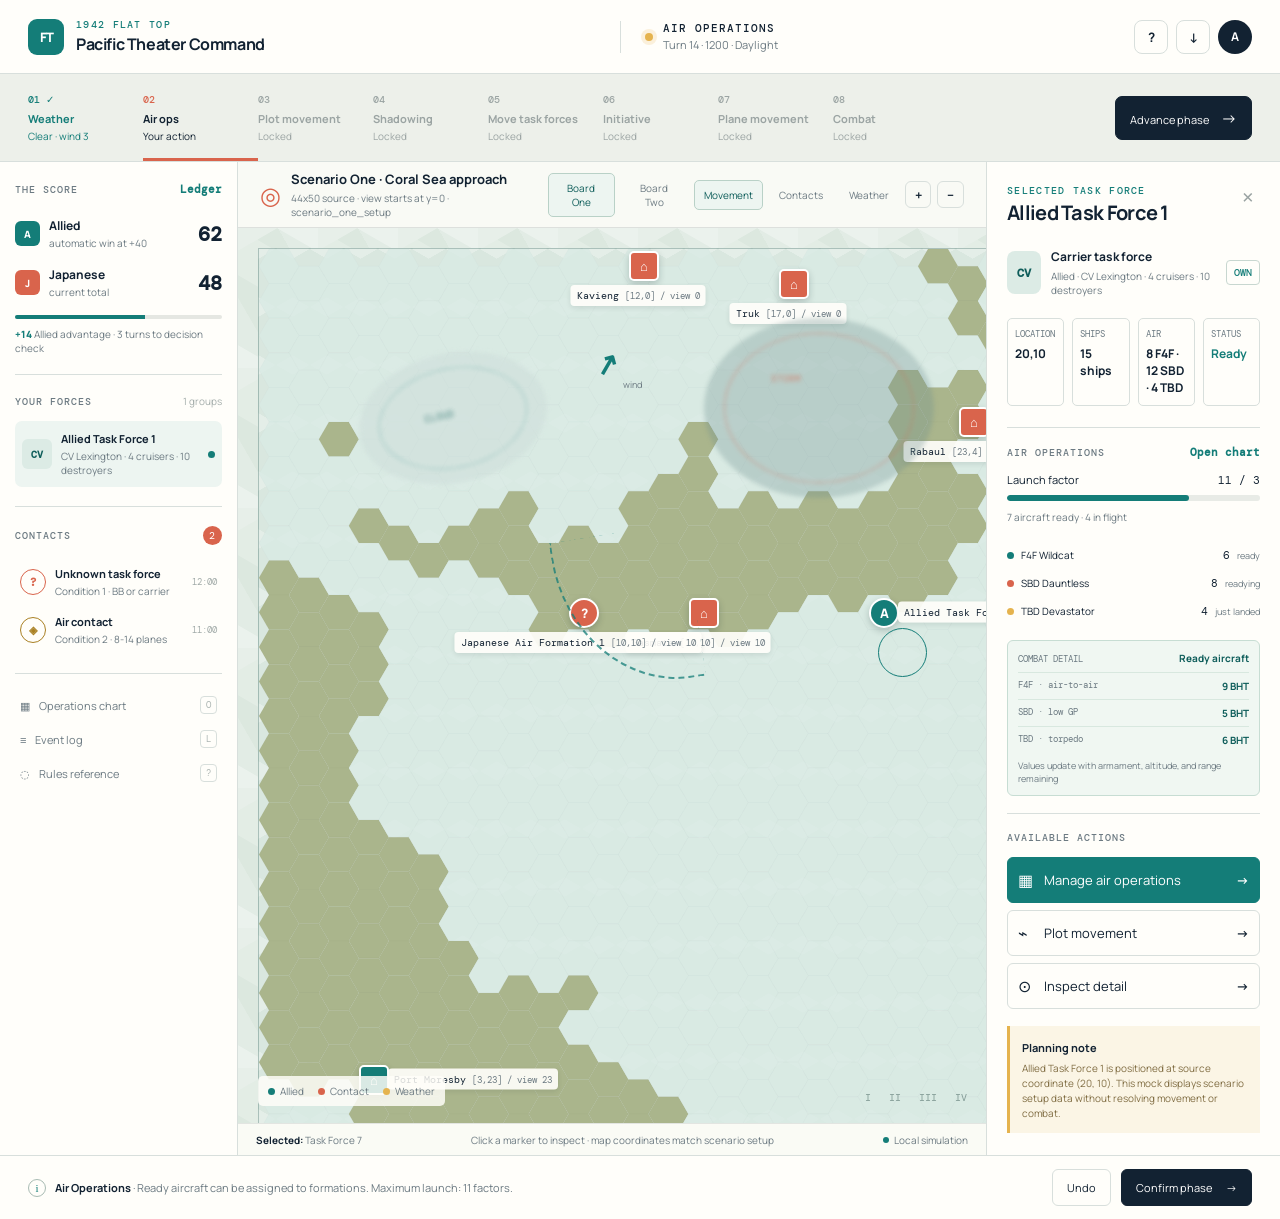
<file: docs/mockup/index.html>
<!doctype html>
<html lang="en">
<head>
  <meta charset="utf-8">
  <meta name="viewport" content="width=device-width, initial-scale=1">
  <title>Flat Top / Pacific Theater Command</title>
  <link rel="stylesheet" href="styles.css">
  <script defer src="app.js"></script>
</head>
<body>
  <div class="app-shell">
    <header class="topbar">
      <div class="brand-block">
        <span class="brand-mark">FT</span>
        <div>
          <p class="eyebrow">1942 FLAT TOP</p>
          <h1>Pacific Theater Command</h1>
        </div>
      </div>
      <div class="turn-status" aria-live="polite">
        <span class="status-dot"></span>
        <div>
          <strong id="phaseLabel">AIR OPERATIONS</strong>
          <span id="turnLabel">Turn 14 · 1200 · Daylight</span>
        </div>
      </div>
      <div class="top-actions">
        <button class="icon-button" data-action="help" title="Open rules reference" aria-label="Open rules reference">?</button>
        <button class="icon-button" data-action="save" title="Save mock game" aria-label="Save mock game">↓</button>
        <button class="avatar" title="Allied command">A</button>
      </div>
    </header>

    <nav class="phase-rail" aria-label="Turn phases">
      <div class="phase-item complete"><span>01</span><b>Weather</b><small>Clear · wind 3</small></div>
      <div class="phase-item active"><span>02</span><b>Air ops</b><small>Your action</small></div>
      <div class="phase-item"><span>03</span><b>Plot movement</b><small>Locked</small></div>
      <div class="phase-item"><span>04</span><b>Shadowing</b><small>Locked</small></div>
      <div class="phase-item"><span>05</span><b>Move task forces</b><small>Locked</small></div>
      <div class="phase-item"><span>06</span><b>Initiative</b><small>Locked</small></div>
      <div class="phase-item"><span>07</span><b>Plane movement</b><small>Locked</small></div>
      <div class="phase-item"><span>08</span><b>Combat</b><small>Locked</small></div>
      <button class="advance-button" data-action="advance">Advance phase <span>→</span></button>
    </nav>

    <main class="workspace">
      <aside class="left-sidebar">
        <section class="score-card">
          <div class="section-heading"><span>THE SCORE</span><button class="text-button" data-action="score">Ledger</button></div>
          <div class="score-row allied-score"><span class="faction-chip allied">A</span><div><strong>Allied</strong><small>automatic win at +40</small></div><b>62</b></div>
          <div class="score-row japanese-score"><span class="faction-chip japanese">J</span><div><strong>Japanese</strong><small>current total</small></div><b>48</b></div>
          <div class="score-progress"><span style="width: 63%"></span></div>
          <p class="score-note"><span>+14</span> Allied advantage · 3 turns to decision check</p>
        </section>

        <section class="fleet-section">
          <div class="section-heading"><span>YOUR FORCES</span><span class="muted" id="forceCount">3 groups</span></div>
          <button class="force-card selected" data-unit="tf7">
            <span class="unit-icon carrier">CV</span><span><strong>Task Force 7</strong><small>CV Enterprise · 7 ships</small></span><i class="unit-state ready-state"></i>
          </button>
          <button class="force-card" data-unit="air18">
            <span class="unit-icon air">✦</span><span><strong>Air Formation 18</strong><small>10 SBD · 6 F4F · airborne</small></span><i class="unit-state warning-state"></i>
          </button>
          <button class="force-card" data-unit="base">
            <span class="unit-icon base">⌂</span><span><strong>Port Moresby</strong><small>LF 8/4 · damage 1</small></span><i class="unit-state repair-state"></i>
          </button>
        </section>

        <section class="intel-section">
          <div class="section-heading"><span>CONTACTS</span><span class="contact-count">2</span></div>
          <button class="contact-row" data-contact="contact1"><span class="contact-marker c1">?</span><span><strong>Unknown task force</strong><small>Condition 1 · BB or carrier</small></span><em>12:00</em></button>
          <button class="contact-row" data-contact="contact2"><span class="contact-marker c2">◈</span><span><strong>Air contact</strong><small>Condition 2 · 8-14 planes</small></span><em>11:00</em></button>
        </section>

        <section class="quick-links">
          <button data-action="operations">▦ <span>Operations chart</span><kbd>O</kbd></button>
          <button data-action="log">≡ <span>Event log</span><kbd>L</kbd></button>
          <button data-action="rules">◌ <span>Rules reference</span><kbd>?</kbd></button>
        </section>
      </aside>

      <section class="map-stage" aria-label="Operational map">
        <div class="map-toolbar">
          <div class="map-title"><span class="map-pin">◎</span><div><strong id="mapTitle">Coral Sea · Board One</strong><small id="mapSubtitle">44 × 50 hexes · scenario one · coordinates visible</small></div></div>
          <div class="map-tools">
            <button class="tool-toggle active" data-board="one">Board One</button>
            <button class="tool-toggle" data-board="two">Board Two</button>
            <button class="tool-toggle active" data-overlay="movement">Movement</button>
            <button class="tool-toggle" data-overlay="contacts">Contacts</button>
            <button class="tool-toggle" data-overlay="weather">Weather</button>
            <button class="icon-button small" data-action="zoom-in" aria-label="Zoom in">+</button>
            <button class="icon-button small" data-action="zoom-out" aria-label="Zoom out">−</button>
          </div>
        </div>
        <div class="map-canvas" id="mapCanvas"><div class="map-viewport" id="mapViewport"><div class="map-content" id="mapContent"><div class="map-grid" id="mapGrid"></div><div class="map-overlays" id="mapOverlays"></div></div></div>
          <div class="cloud cloud-a"><span>CLOUD</span></div><div class="cloud cloud-b"><span>STORM</span></div>
          <div class="wind-arrow">↗ <small>wind</small></div>
          <div class="movement-line"></div>
          <div class="map-legend"><span><i class="legend-swatch allied-swatch"></i> Allied</span><span><i class="legend-swatch enemy-swatch"></i> Contact</span><span><i class="legend-swatch cloud-swatch"></i> Weather</span></div>
          <div class="map-coordinates"><span>I</span><span>II</span><span>III</span><span>IV</span></div>
        </div>
        <div class="map-footer"><span><b>Selected:</b> <span id="selectedMapLabel">Task Force 7</span></span><span>Click a marker to inspect · map coordinates match scenario setup</span><span class="latency"><i></i> Local simulation</span></div>
      </section>

      <aside class="right-panel" id="rightPanel">
        <div class="panel-header"><div><p class="eyebrow" id="panelEyebrow">SELECTED UNIT</p><h2 id="panelTitle">Task Force 7</h2></div><button class="close-panel" data-action="clear-selection" aria-label="Clear selection">×</button></div>
        <div id="unitPanel" class="panel-content">
          <div class="unit-summary"><span class="large-unit-icon carrier">CV</span><div><strong>Carrier task force</strong><span>Allied · observed by enemy</span></div><span class="condition-pill">C3</span></div>
          <div class="stat-grid"><div><small>LOCATION</small><b>CC16</b></div><div><small>SHIPS</small><b>7</b></div><div><small>MF</small><b>3</b></div><div><small>STATUS</small><b class="text-green">Ready</b></div></div>
          <div class="panel-divider"></div>
          <div class="subheading"><span>AIR OPERATIONS</span><button class="text-button" data-action="operations">Open chart</button></div>
          <div class="capacity-bar"><div><span>Launch factor</span><b>11 / 3</b></div><div class="bar"><i style="width: 72%"></i></div><small>7 aircraft ready · 4 in flight</small></div>
          <div class="air-mini-list"><div><span class="plane-dot fighter"></span><span>F4F Wildcat</span><b>6</b><small>ready</small></div><div><span class="plane-dot bomber"></span><span>SBD Dauntless</span><b>8</b><small>readying</small></div><div><span class="plane-dot torpedo"></span><span>TBD Devastator</span><b>4</b><small>just landed</small></div></div>
          <div class="panel-divider"></div>
          <div class="subheading"><span>AVAILABLE ACTIONS</span></div>
          <button class="primary-action" data-action="operations"><span>▦</span> Manage air operations <b>→</b></button>
          <button class="secondary-action" data-action="plot"><span>⌁</span> Plot movement <b>→</b></button>
          <button class="secondary-action" data-action="inspect"><span>⊙</span> Inspect ship detail <b>→</b></button>
          <div class="warning-callout"><strong>Planning note</strong><p>Weather front reaches CC18 next turn. Aircraft in formation 18 must land by 1400.</p></div>
        </div>
      </aside>
    </main>

    <footer class="command-bar"><div class="command-message"><span class="command-icon">i</span><span id="commandText"><b>Air Operations</b> · Ready aircraft can be assigned to formations. Maximum launch: 11 factors.</span></div><div class="footer-actions"><button class="ghost-button" data-action="undo">Undo</button><button class="primary-button" data-action="confirm">Confirm phase <span>→</span></button></div></footer>
  </div>

  <div class="modal-backdrop" id="modalBackdrop" hidden>
    <section class="modal" id="modal" role="dialog" aria-modal="true" aria-labelledby="modalTitle"></section>
  </div>
  <div class="toast" id="toast" role="status"></div>
</body>
</html>
</file>
<file: docs/mockup/styles.css>
@import url('https://fonts.googleapis.com/css2?family=DM+Mono:wght@400;500&family=Manrope:wght@400;500;600;700;800&display=swap');

.air-ops-budget { display:grid; grid-template-columns:1fr 1fr; gap:10px; margin-bottom:14px; }.air-ops-budget>div { display:grid; grid-template-columns:1fr auto; gap:4px 10px; padding:11px 12px; border:1px solid #bfd9ce; border-radius:6px; background:#eff7f2; }.air-ops-budget span { color:var(--muted); font:500 10px 'DM Mono',monospace; }.air-ops-budget b { color:var(--teal-dark); font:700 14px 'DM Mono',monospace; }.air-ops-budget small { grid-column:1 / -1; color:var(--muted); font-size:9px; }
.air-ops-lanes { display:grid; grid-template-columns:repeat(4,1fr); gap:7px; margin-bottom:15px; }.air-ops-lane { display:grid; grid-template-columns:1fr auto auto auto; gap:5px; align-items:center; padding:9px; border:1px solid var(--line); border-radius:6px; background:#fff; }.air-ops-lane strong { grid-column:1 / -1; color:var(--muted); font:500 9px 'DM Mono',monospace; }.air-ops-lane span { overflow:hidden; text-overflow:ellipsis; white-space:nowrap; font-size:10px; }.air-ops-lane b { color:var(--teal-dark); font:11px 'DM Mono',monospace; }.air-ops-lane small { grid-column:1 / -1; color:var(--muted); font-size:9px; }

:root { --ink:#122232; --muted:#6c7a82; --line:#d8dfdc; --paper:#f5f4ef; --white:#fffefa; --teal:#147d78; --teal-dark:#0e5d5a; --coral:#d9644c; --yellow:#e5b34e; --blue:#2d7188; --shadow:0 16px 40px rgba(23,42,49,.10); }
* { box-sizing:border-box; }
body { margin:0; color:var(--ink); background:#dfe5df; font-family:Manrope, sans-serif; font-size:13px; }
button { font:inherit; color:inherit; cursor:pointer; }
button:focus-visible { outline:3px solid #f2c252; outline-offset:2px; }
.app-shell { min-height:100vh; display:grid; grid-template-rows:74px 88px minmax(620px,1fr) 64px; background:var(--paper); }
.topbar { display:flex; align-items:center; justify-content:space-between; padding:0 28px; background:var(--white); border-bottom:1px solid var(--line); }
.brand-block,.turn-status,.top-actions,.section-heading,.score-row,.force-card,.contact-row,.quick-links button,.map-toolbar,.map-title,.map-tools,.map-footer,.command-bar,.command-message,.footer-actions,.unit-summary,.subheading,.capacity-bar>div:first-child,.air-mini-list div,.modal-actions,.combat-heading,.combat-stat-row,.result-grid { display:flex; align-items:center; }
.brand-block { gap:12px; }.brand-mark { display:grid; place-items:center; width:36px; height:36px; border-radius:9px; background:var(--teal); color:#fff; font-weight:800; letter-spacing:-1px; }.eyebrow { margin:0 0 2px; color:var(--teal); font:500 10px 'DM Mono',monospace; letter-spacing:1.3px; }.brand-block h1 { margin:0; font-size:16px; letter-spacing:-.4px; }.turn-status { gap:10px; padding-left:24px; border-left:1px solid var(--line); }.status-dot { width:8px; height:8px; border-radius:50%; background:var(--yellow); box-shadow:0 0 0 4px rgba(229,179,78,.18); }.turn-status strong { display:block; font:500 11px 'DM Mono',monospace; letter-spacing:1px; }.turn-status span:last-child { color:var(--muted); font-size:11px; }.top-actions { gap:8px; }.icon-button,.avatar { display:grid; place-items:center; border:1px solid var(--line); background:transparent; width:34px; height:34px; border-radius:8px; font-weight:700; }.icon-button:hover { background:#eef4f0; }.avatar { border:0; background:var(--ink); color:#fff; border-radius:50%; font-size:12px; }.icon-button.small { width:27px; height:27px; border-radius:6px; }
.phase-rail { display:flex; align-items:center; gap:0; padding:0 28px; background:#edf0ea; border-bottom:1px solid var(--line); overflow:auto; }.phase-item { position:relative; min-width:115px; padding:18px 16px 15px 0; color:#9ba4a3; border-bottom:3px solid transparent; }.phase-item span { display:block; margin-bottom:5px; font:500 10px 'DM Mono',monospace; }.phase-item b { display:block; font-size:11px; white-space:nowrap; }.phase-item small { display:block; margin-top:3px; font-size:10px; white-space:nowrap; }.phase-item.complete { color:var(--teal); }.phase-item.complete span:after { content:' ✓'; }.phase-item.active { color:var(--ink); border-bottom-color:var(--coral); }.phase-item.active span { color:var(--coral); }.advance-button { margin-left:auto; padding:10px 14px; border:1px solid var(--ink); border-radius:7px; background:var(--ink); color:#fff; font-size:11px; white-space:nowrap; }.advance-button span { margin-left:10px; font-size:16px; }
.workspace { display:grid; grid-template-columns:238px minmax(400px,1fr) 294px; min-height:0; overflow:hidden; }.left-sidebar,.right-panel { background:var(--white); overflow:auto; }.left-sidebar { border-right:1px solid var(--line); padding:20px 15px; }.right-panel { border-left:1px solid var(--line); padding:22px 20px; }.section-heading { justify-content:space-between; margin-bottom:13px; color:var(--muted); font:500 10px 'DM Mono',monospace; letter-spacing:1px; }.muted { color:#a4adab; font:10px Manrope,sans-serif; letter-spacing:0; }.text-button { border:0; padding:0; background:none; color:var(--teal); font-size:11px; font-weight:700; }.score-card { padding-bottom:19px; border-bottom:1px solid var(--line); }.score-row { gap:9px; padding:8px 0; }.score-row>div { flex:1; }.score-row strong,.score-row small { display:block; }.score-row strong { font-size:12px; }.score-row small { margin-top:2px; color:var(--muted); font-size:10px; }.score-row>b { font:700 20px 'DM Mono',monospace; }.faction-chip { display:grid; place-items:center; width:25px; height:25px; border-radius:6px; color:#fff; font-size:10px; font-weight:800; }.faction-chip.allied,.allied-badge { background:var(--teal); }.faction-chip.japanese,.enemy-badge { background:var(--coral); }.score-progress { height:4px; margin-top:8px; background:#e5e7e2; border-radius:4px; overflow:hidden; }.score-progress span { display:block; height:100%; background:var(--teal); }.score-note { margin:8px 0 0; color:var(--muted); font-size:10px; }.score-note span { color:var(--teal); font-weight:800; }.fleet-section,.intel-section { padding:19px 0; border-bottom:1px solid var(--line); }.force-card,.contact-row { width:100%; gap:9px; text-align:left; border:0; background:transparent; }.force-card { padding:10px 7px; border-radius:7px; }.force-card:hover,.force-card.selected { background:#edf5f1; }.force-card span:nth-child(2),.contact-row span:nth-child(2) { flex:1; }.force-card strong,.force-card small,.contact-row strong,.contact-row small { display:block; }.force-card strong,.contact-row strong { font-size:11px; }.force-card small,.contact-row small { margin-top:3px; color:var(--muted); font-size:10px; }.unit-icon { display:grid; place-items:center; width:30px; height:30px; border-radius:6px; font:700 10px 'DM Mono',monospace; }.carrier { background:#dcebe5; color:var(--teal-dark); }.air { background:#f6ead1; color:#a66b10; }.base { background:#e7e8e3; color:#536260; }.unit-state { width:7px; height:7px; border-radius:50%; }.ready-state { background:var(--teal); }.warning-state { background:var(--yellow); }.repair-state { background:var(--coral); }.contact-count { display:grid; place-items:center; width:19px; height:19px; border-radius:50%; color:#fff; background:var(--coral); font:10px 'DM Mono',monospace; }.contact-row { padding:8px 5px; }.contact-row em { color:#a1aaa8; font:9px 'DM Mono',monospace; font-style:normal; }.contact-marker { display:grid; place-items:center; width:26px; height:26px; border:1px solid currentColor; border-radius:50%; font:700 11px 'DM Mono',monospace; }.c1 { color:var(--coral); }.c2 { color:#a98023; }.quick-links { padding-top:14px; }.quick-links button { gap:9px; width:100%; padding:8px 5px; border:0; background:transparent; text-align:left; color:var(--muted); font-size:11px; }.quick-links button:hover { color:var(--teal); }.quick-links button:first-letter { color:var(--teal); }.quick-links kbd { margin-left:auto; padding:2px 5px; border:1px solid var(--line); border-radius:4px; color:#aab3b0; font:9px 'DM Mono',monospace; }
.map-stage { position:relative; min-width:0; background:#dce8df; }.map-toolbar { height:66px; justify-content:space-between; padding:0 22px; background:rgba(255,254,250,.84); border-bottom:1px solid rgba(18,34,50,.12); }.map-title { gap:10px; }.map-pin { color:var(--coral); font-size:24px; }.map-title strong,.map-title small { display:block; }.map-title strong { font-size:13px; }.map-title small { margin-top:3px; color:var(--muted); font-size:10px; }.map-tools { gap:6px; }.tool-toggle { padding:7px 9px; border:1px solid transparent; border-radius:5px; background:transparent; color:var(--muted); font-size:10px; }.tool-toggle.active,.tool-toggle:hover { border-color:#b9d1c7; background:#edf5f1; color:var(--teal-dark); }.map-canvas { position:absolute; inset:66px 0 32px; overflow:hidden; background-color:#dce8df; background-image:linear-gradient(30deg,rgba(255,255,255,.32) 12%,transparent 12.5%,transparent 87%,rgba(255,255,255,.32) 87.5%,rgba(255,255,255,.32)),linear-gradient(150deg,rgba(255,255,255,.32) 12%,transparent 12.5%,transparent 87%,rgba(255,255,255,.32) 87.5%,rgba(255,255,255,.32)),linear-gradient(30deg,rgba(255,255,255,.2) 12%,transparent 12.5%,transparent 87%,rgba(255,255,255,.2) 87.5%,rgba(255,255,255,.2)),linear-gradient(150deg,rgba(255,255,255,.2) 12%,transparent 12.5%,transparent 87%,rgba(255,255,255,.2) 87.5%,rgba(255,255,255,.2)),linear-gradient(60deg,rgba(255,255,255,.18) 25%,transparent 25.5%,transparent 75%,rgba(255,255,255,.18) 75%); background-position:0 0,0 0,20px 35px,20px 35px,0 0; background-size:80px 140px; }.map-graticule { position:absolute; inset:0; opacity:.25; background:linear-gradient(90deg,transparent 49.8%,#81a89a 50%,transparent 50.2%),linear-gradient(0deg,transparent 49.8%,#81a89a 50%,transparent 50.2%); background-size:150px 110px; }.cloud { position:absolute; width:190px; height:130px; border-radius:50%; background:rgba(206,221,218,.57); filter:blur(2px); }.cloud:after { content:''; position:absolute; inset:15px 20px; border:1px dashed rgba(20,125,120,.55); border-radius:50%; }.cloud span { position:absolute; z-index:1; top:55px; left:67px; color:var(--teal-dark); font:9px 'DM Mono',monospace; letter-spacing:1px; opacity:.75; }.cloud-a { left:16%; top:14%; transform:rotate(-12deg); }.cloud-b { right:7%; top:10%; width:230px; height:180px; background:rgba(111,142,144,.3); }.cloud-b:after { border-color:var(--coral); }.cloud-b span { color:var(--coral); }.island { position:absolute; background:#aab58c; border:2px solid #788d74; color:#4c644f; font:8px 'DM Mono',monospace; letter-spacing:.6px; text-align:center; padding-top:30px; box-shadow:inset 0 0 0 4px rgba(255,255,255,.15); }.island-a { left:11%; bottom:17%; width:180px; height:76px; border-radius:53% 38% 43% 61%; transform:rotate(-8deg); }.island-b { right:15%; bottom:10%; width:130px; height:54px; border-radius:45% 60% 52% 38%; transform:rotate(18deg); }.wind-arrow { position:absolute; top:13%; left:48%; color:var(--teal); font:700 28px 'DM Mono',monospace; transform:rotate(-15deg); }.wind-arrow small { display:block; margin-left:22px; color:var(--muted); font:9px Manrope,sans-serif; transform:rotate(15deg); }.coord { position:absolute; color:rgba(33,69,73,.6); font:10px 'DM Mono',monospace; }.coord-a { left:40%; top:73%; }.coord-b { left:62%; top:64%; }.coord-c { right:18%; top:43%; }.map-unit { position:absolute; z-index:5; display:flex; align-items:center; gap:5px; border:0; background:transparent; }.map-unit-badge { display:grid; place-items:center; width:30px; height:30px; border:2px solid #fff; border-radius:50%; box-shadow:0 3px 7px rgba(20,40,40,.22); color:#fff; font-weight:800; }.map-unit-label { padding:4px 6px; border-radius:4px; background:rgba(255,254,250,.92); color:var(--ink); font:10px 'DM Mono',monospace; box-shadow:0 2px 5px rgba(20,40,40,.10); }.map-unit:hover .map-unit-badge,.map-unit:focus .map-unit-badge { transform:scale(1.12); }.enemy-unit,.enemy-air { flex-direction:column; }.enemy-badge { border-color:#fff; }.unit-pulse { position:absolute; width:49px; height:49px; border:1px solid var(--teal); border-radius:50%; animation:pulse 2.5s infinite; }.fuel-ring { position:absolute; width:46px; height:46px; border:2px solid var(--yellow); border-left-color:transparent; border-radius:50%; transform:rotate(-35deg); }.movement-line { position:absolute; left:43%; top:34%; width:135px; height:155px; border-left:2px dashed var(--teal); border-bottom:2px dashed var(--teal); border-radius:0 0 0 90%; transform:rotate(-9deg); opacity:.75; }.map-legend { position:absolute; left:20px; bottom:17px; display:flex; gap:14px; padding:8px 10px; border-radius:5px; background:rgba(255,254,250,.84); color:var(--muted); font-size:10px; }.map-legend span { display:flex; align-items:center; gap:5px; }.legend-swatch { width:7px; height:7px; border-radius:50%; }.allied-swatch { background:var(--teal); }.enemy-swatch { background:var(--coral); }.cloud-swatch { background:var(--yellow); }.map-coordinates { position:absolute; right:19px; bottom:19px; display:flex; gap:18px; color:rgba(60,91,87,.55); font:10px 'DM Mono',monospace; }.map-footer { position:absolute; left:0; right:0; bottom:0; height:32px; justify-content:space-between; padding:0 18px; background:rgba(255,254,250,.86); border-top:1px solid rgba(18,34,50,.1); color:var(--muted); font-size:10px; }.map-footer b { color:var(--ink); }.latency { display:flex; align-items:center; gap:5px; }.latency i { width:6px; height:6px; border-radius:50%; background:var(--teal); }
.panel-header { display:flex; justify-content:space-between; align-items:flex-start; }.panel-header h2 { margin:0; font-size:20px; letter-spacing:-.7px; }.close-panel { border:0; background:transparent; color:#9ba4a3; font-size:24px; line-height:1; }.panel-content { padding-top:22px; }.unit-summary { gap:10px; }.large-unit-icon { display:grid; place-items:center; width:43px; height:43px; border-radius:8px; font:700 12px 'DM Mono',monospace; }.unit-summary strong,.unit-summary div span { display:block; }.unit-summary strong { font-size:12px; }.unit-summary div span { margin-top:4px; color:var(--muted); font-size:10px; }.condition-pill { margin-left:auto; padding:5px 7px; border:1px solid #c8d7d0; border-radius:4px; color:var(--teal); font:500 10px 'DM Mono',monospace; }.stat-grid { display:grid; grid-template-columns:repeat(4,1fr); gap:8px; margin:21px 0; }.stat-grid div { padding:9px 7px; border:1px solid var(--line); border-radius:5px; }.stat-grid small { display:block; color:var(--muted); font:9px 'DM Mono',monospace; }.stat-grid b { display:block; margin-top:5px; font-size:12px; }.text-green { color:var(--teal); }.panel-divider { height:1px; margin:17px 0; background:var(--line); }.subheading { justify-content:space-between; margin-bottom:13px; color:var(--muted); font:500 10px 'DM Mono',monospace; letter-spacing:1px; }.capacity-bar>div:first-child { justify-content:space-between; font-size:11px; }.capacity-bar b { font:11px 'DM Mono',monospace; }.bar { height:6px; margin:8px 0 6px; border-radius:4px; background:#e8ebe6; overflow:hidden; }.bar i { display:block; height:100%; background:var(--teal); border-radius:4px; }.capacity-bar small { color:var(--muted); font-size:10px; }.air-mini-list { margin-top:16px; }.air-mini-list div { gap:7px; padding:7px 0; }.air-mini-list div span:nth-child(2) { flex:1; font-size:10px; }.air-mini-list b { font:11px 'DM Mono',monospace; }.air-mini-list small { color:var(--muted); font-size:9px; }.plane-dot { width:7px; height:7px; border-radius:50%; }.fighter { background:var(--teal); }.bomber { background:var(--coral); }.torpedo { background:var(--yellow); }.primary-action,.secondary-action { display:flex; align-items:center; width:100%; gap:9px; padding:11px 10px; margin-bottom:7px; border-radius:6px; text-align:left; }.primary-action { border:1px solid var(--teal); background:var(--teal); color:#fff; }.secondary-action { border:1px solid var(--line); background:transparent; }.primary-action span,.secondary-action span { width:17px; font-size:16px; }.primary-action b,.secondary-action b { margin-left:auto; }.secondary-action:hover { border-color:#9fbdb2; background:#f1f7f3; }.warning-callout { margin-top:17px; padding:12px; border-left:3px solid var(--yellow); background:#fbf5e5; }.warning-callout strong { font-size:11px; }.warning-callout p { margin:5px 0 0; color:#806d43; font-size:10px; line-height:1.5; }
.command-bar { justify-content:space-between; padding:0 28px; background:var(--white); border-top:1px solid var(--line); }.command-message { gap:9px; color:var(--muted); font-size:11px; }.command-message b { color:var(--ink); }.command-icon { display:grid; place-items:center; width:18px; height:18px; border:1px solid #a8bbb3; border-radius:50%; color:var(--teal); font:11px Georgia,serif; }.footer-actions { gap:10px; }.ghost-button,.primary-button { padding:10px 14px; border-radius:6px; font-size:11px; }.ghost-button { border:1px solid var(--line); background:transparent; }.primary-button { border:1px solid var(--ink); background:var(--ink); color:#fff; }.primary-button span { margin-left:12px; }
.modal-backdrop { position:fixed; z-index:20; inset:0; display:grid; place-items:center; padding:20px; background:rgba(16,32,38,.55); backdrop-filter:blur(5px); }.modal-backdrop[hidden] { display:none; }.modal { width:min(720px,100%); max-height:90vh; overflow:auto; border-radius:12px; background:var(--white); box-shadow:var(--shadow); }.modal-head { display:flex; justify-content:space-between; align-items:flex-start; padding:25px 28px 20px; border-bottom:1px solid var(--line); }.modal-head h2 { margin:0; font-size:21px; letter-spacing:-.6px; }.modal-head p { margin:7px 0 0; color:var(--muted); font-size:11px; }.modal-body { padding:24px 28px; }.modal-close { border:0; background:transparent; color:#9ba4a3; font-size:25px; }.operations-grid { display:grid; grid-template-columns:repeat(4,1fr); gap:10px; }.ops-box { min-height:130px; padding:12px; border:1px solid var(--line); border-radius:7px; background:#fafbf7; }.ops-box h3 { margin:0 0 12px; color:var(--muted); font:500 10px 'DM Mono',monospace; }.plane-token { display:flex; align-items:center; justify-content:space-between; padding:7px 0; border-top:1px solid #e9ece7; font-size:10px; }.plane-token b { color:var(--teal); font:11px 'DM Mono',monospace; }.launch-planner { margin-top:20px; padding:15px; border:1px solid #bfd9ce; border-radius:7px; background:#eff7f2; }.launch-planner h3 { margin:0 0 12px; font-size:12px; }.launch-controls { display:grid; grid-template-columns:1fr 1fr 1fr; gap:9px; }.choice { padding:10px; border:1px solid #c8d8d0; border-radius:6px; background:#fff; text-align:left; }.choice.active { border-color:var(--teal); box-shadow:inset 0 0 0 1px var(--teal); }.choice strong,.choice small { display:block; }.choice strong { font-size:11px; }.choice small { margin-top:4px; color:var(--muted); font-size:9px; }.modal-actions { justify-content:flex-end; gap:9px; margin-top:21px; }.combat-header { padding:22px 28px; background:#102b39; color:#fff; }.combat-heading { justify-content:space-between; }.combat-header .eyebrow { color:#8dc7b4; }.combat-header h2 { margin:3px 0 0; font-size:20px; }.battle-location { color:#b1c4c0; font:10px 'DM Mono',monospace; }.combat-body { padding:23px 28px; }.combat-stepper { display:flex; gap:0; margin-bottom:22px; }.combat-step { flex:1; padding:9px 7px; border-bottom:3px solid var(--line); color:#a0aaa8; font-size:10px; }.combat-step.done { color:var(--teal); border-color:var(--teal); }.combat-step.active { color:var(--coral); border-color:var(--coral); font-weight:700; }.combat-step span { display:block; margin-bottom:4px; font:10px 'DM Mono',monospace; }.combat-stat-row { justify-content:space-between; padding:11px 0; border-bottom:1px solid var(--line); }.combat-stat-row span { color:var(--muted); font-size:11px; }.combat-stat-row b { font:700 13px 'DM Mono',monospace; }.modifier { color:var(--coral); }.formula { margin:17px 0; padding:14px; border-radius:7px; background:#f1f5f1; color:var(--teal-dark); font:12px 'DM Mono',monospace; }.result-grid { gap:9px; margin-top:18px; }.result-box { flex:1; padding:12px; border:1px solid var(--line); border-radius:6px; }.result-box small,.result-box b { display:block; }.result-box small { color:var(--muted); font:9px 'DM Mono',monospace; }.result-box b { margin-top:6px; font:700 18px 'DM Mono',monospace; }.combat-result { padding:13px; margin-top:17px; border-left:3px solid var(--coral); background:#fff2ed; }.combat-result strong { font-size:12px; }.combat-result p { margin:5px 0 0; color:#8d5549; font-size:10px; }.ledger-row { display:flex; align-items:center; gap:10px; padding:11px 0; border-bottom:1px solid var(--line); }.ledger-row span:first-child { width:42px; color:var(--muted); font:10px 'DM Mono',monospace; }.ledger-row div { flex:1; }.ledger-row strong,.ledger-row small { display:block; }.ledger-row strong { font-size:11px; }.ledger-row small { margin-top:3px; color:var(--muted); font-size:10px; }.ledger-row b { color:var(--teal); font:700 14px 'DM Mono',monospace; }
.toast { position:fixed; z-index:30; right:24px; bottom:82px; max-width:300px; padding:12px 15px; border-radius:7px; background:var(--ink); color:#fff; box-shadow:var(--shadow); opacity:0; transform:translateY(10px); pointer-events:none; transition:.2s ease; font-size:11px; }.toast.show { opacity:1; transform:translateY(0); }
@keyframes pulse { 0%,100% { opacity:.9; transform:scale(.9); } 50% { opacity:.2; transform:scale(1.2); } }
@media (max-width:1100px) { .workspace { grid-template-columns:210px minmax(360px,1fr) 270px; }.phase-item { min-width:98px; }.phase-item small { display:none; }.map-tools .tool-toggle { display:none; } }
@media (max-width:760px) { .app-shell { grid-template-rows:66px 66px minmax(700px,1fr) 70px; }.topbar { padding:0 15px; }.brand-block h1 { font-size:13px; }.turn-status { display:none; }.phase-rail { padding:0 15px; }.phase-item { min-width:82px; padding-right:9px; }.phase-item b { font-size:10px; }.advance-button { padding:8px 9px; }.workspace { grid-template-columns:1fr; overflow:auto; }.left-sidebar { display:none; }.map-stage { min-height:550px; }.right-panel { border-left:0; border-top:1px solid var(--line); min-height:450px; }.command-bar { padding:0 15px; }.command-message { max-width:55%; }.command-message span:last-child { display:block; max-height:32px; overflow:hidden; }.modal { border-radius:8px; }.modal-head,.modal-body,.combat-header { padding-left:18px; padding-right:18px; }.operations-grid { grid-template-columns:1fr 1fr; }.launch-controls { grid-template-columns:1fr; } }
.modal:has(.tracker-toolbar) { width:min(2400px,calc(100vw - 40px)); }
.modal:has(.ship-roster-table) { width:min(1400px,calc(100vw - 40px)); }
.modal:has(.ship-roster-table) .ship-roster-table { min-width:900px; }
.modal:has(.ship-roster-table) .ship-roster-header,.modal:has(.ship-roster-table) .ship-roster-row { grid-template-columns:minmax(260px,2.2fr) repeat(8,minmax(70px,1fr)); }
.modal:has(.ship-roster-table) .detail-hero strong { font-size:15px; }
.modal:has(.ship-roster-table) .detail-hero small { font-size:12px; }
.modal:has(.ship-roster-table) .detail-section h3 { font-size:11px; }
.modal:has(.ship-roster-table) .ship-roster-header { font-size:11px; }
.modal:has(.ship-roster-table) .ship-roster-row { min-height:58px; }
.modal:has(.ship-roster-table) .ship-roster-row strong { font-size:12px; }
.modal:has(.ship-roster-table) .ship-roster-row small { font-size:10px; }
.modal:has(.ship-roster-table) .ship-roster-row>b { font-size:12px; }
.modal:has(.ship-roster-table) .detail-table div { font-size:12px; }
.modal:has(.ship-roster-table) .detail-table b { font-size:12px; }
.modal:has(.ship-roster-table) .detail-table em { font-size:10px; }

/* Source-coordinate map overrides for the scenario mockup. */
.map-grid { position:absolute; inset:5% 7%; overflow:hidden; border:1px solid rgba(48,93,87,.32); background-color:#d9e7df; background-image:linear-gradient(30deg,rgba(255,255,255,.28) 12%,transparent 12.5%,transparent 87%,rgba(255,255,255,.28) 87.5%,rgba(255,255,255,.28)),linear-gradient(150deg,rgba(255,255,255,.28) 12%,transparent 12.5%,transparent 87%,rgba(255,255,255,.28) 87.5%,rgba(255,255,255,.28)),linear-gradient(90deg,transparent 49.5%,rgba(83,126,116,.14) 50%,transparent 50.5%),linear-gradient(0deg,transparent 49.5%,rgba(83,126,116,.14) 50%,transparent 50.5%); background-size:34px 58px,34px 58px,68px 58px,68px 58px; }
.map-canvas.wide-board .map-grid { inset:5% 7%; }
.step-button { display:grid; place-items:center; width:22px; height:22px; padding:0; border:1px solid #a9c8ba; border-radius:4px; background:#fff; color:var(--teal-dark); font-weight:700; }.step-button:hover { background:#e8f3ed; }.air-combat-table .armament-cycle:disabled { opacity:.45; cursor:not-allowed; }.armament-state { display:block; margin-top:3px; color:var(--muted); font-size:8px; }
@media (max-width:760px) { .air-ops-budget,.air-ops-lanes { grid-template-columns:1fr 1fr; }.air-ops-lane { grid-template-columns:1fr auto auto auto; } }
.aircraft-row td:first-child { min-width:260px; }.aircraft-row-main { display:flex; align-items:center; gap:8px; }.aircraft-row-controls { display:flex; align-items:center; gap:4px; margin-left:auto; }.table-step { display:grid; place-items:center; width:24px; height:22px; padding:0; border:1px solid #a9c8ba; border-radius:4px; background:#fff; color:var(--teal-dark); font:700 12px 'DM Mono',monospace; }.table-step:hover { background:#e8f3ed; }.table-step.transfer { color:var(--coral); }.table-step:disabled { opacity:.35; cursor:not-allowed; }
.air-ops-lane .step-button { display:none; }

/* The source air-operations chart is wide by design; keep its combat matrix visible on desktop. */
.modal:has(.tracker-toolbar) .air-combat-table { min-width:0; table-layout:fixed; }
.modal:has(.tracker-toolbar) .air-combat-table th,
.modal:has(.tracker-toolbar) .air-combat-table td { padding-left:4px; padding-right:4px; }
.modal:has(.tracker-toolbar) .aircraft-row td:first-child { width:145px; }
.modal:has(.tracker-toolbar) .air-combat-table th:nth-child(1),
.modal:has(.tracker-toolbar) .air-combat-table td:nth-child(1) { width:260px; }
.modal:has(.tracker-toolbar) .air-combat-table th:nth-child(2),
.modal:has(.tracker-toolbar) .air-combat-table td:nth-child(2) { width:50px; }
.modal:has(.tracker-toolbar) .air-combat-table th:nth-child(n+3):nth-child(-n+16),
.modal:has(.tracker-toolbar) .air-combat-table td:nth-child(n+3):nth-child(-n+16) { width:152px; }
.modal:has(.tracker-toolbar) .air-combat-table th:nth-child(17),
.modal:has(.tracker-toolbar) .air-combat-table td:nth-child(17),
.modal:has(.tracker-toolbar) .air-combat-table th:nth-child(18),
.modal:has(.tracker-toolbar) .air-combat-table td:nth-child(18) { width:52px; }
.modal:has(.tracker-toolbar) .air-combat-table th:nth-child(19),
.modal:has(.tracker-toolbar) .air-combat-table td:nth-child(19) { width:76px; }
.modal:has(.tracker-toolbar) .air-combat-table { font-size:11px; }
.modal:has(.tracker-toolbar) .air-combat-table th,
.modal:has(.tracker-toolbar) .air-combat-table td { padding-top:10px; padding-bottom:10px; }
.modal:has(.tracker-toolbar) .air-combat-table thead th { font-size:11px; }
.modal:has(.tracker-toolbar) .air-combat-table .table-subhead th { font-size:10px; }
.modal:has(.tracker-toolbar) .air-combat-table .combat-value { font-size:14px; }
.modal:has(.tracker-toolbar) .aircraft-choice strong { font-size:13px; }
@media (max-width:1100px) {
	.modal:has(.tracker-toolbar) { width:calc(100vw - 24px); }
	.modal:has(.tracker-toolbar) .air-combat-table { min-width:930px; table-layout:auto; }
}
.land-cell { position:absolute; width:2.1%; height:2.1%; transform:translate(-50%,-50%); border-radius:45% 55% 50% 40%; background:#aab58c; border:1px solid #788d74; box-shadow:inset 0 0 0 2px rgba(255,255,255,.14); }
.map-overlays { position:absolute; inset:0; z-index:4; }
.map-overlays { inset:5% 7%; }
.map-canvas.wide-board .map-overlays { inset:5% 7%; }
.map-overlays .map-unit { z-index:5; }
.map-overlays .base-unit .map-unit-badge { border-radius:5px; }
.map-overlays .enemy-unit { flex-direction:column; }
.map-overlays .map-unit-label { white-space:nowrap; }
.map-overlays .map-unit { position:absolute; display:block; width:30px; height:30px; border:0; background:transparent; transform:translate(-50%,-50%); }
.map-overlays .map-unit-label { position:absolute; left:35px; top:50%; transform:translateY(-50%); }
.map-overlays .map-unit-label em { color:var(--muted); font-style:normal; font-size:9px; }
.map-overlays .enemy-unit .map-unit-label { left:50%; top:35px; transform:translateX(-50%); }

/* Keep the same physical hex size as the desktop renderer; larger boards scroll. */
.map-canvas { overflow:auto; }
.map-viewport { position:absolute; left:0; top:0; }
.map-content { position:relative; }
.map-grid { inset:20px auto auto 20px; }
.map-overlays { inset:20px auto auto 20px; }
.map-canvas.wide-board .map-grid,.map-canvas.wide-board .map-overlays { inset:20px auto auto 20px; }
.plane-token.selectable { width:100%; border:0; background:transparent; text-align:left; cursor:pointer; }
.plane-token.selectable:hover,.plane-token.selectable.selected { background:#e5f1eb; }
.plane-token small { display:block; margin-top:3px; color:var(--muted); font-size:9px; }
.ops-hint { margin:12px 0 0; color:var(--muted); font-size:9px; line-height:1.4; }
.formation-controls { display:flex; align-items:center; gap:22px; margin-bottom:14px; color:var(--muted); font-size:10px; }
.formation-controls label { display:flex; align-items:center; gap:7px; }
.formation-controls select { padding:5px 7px; border:1px solid #c8d8d0; border-radius:5px; background:#fff; font:11px 'DM Mono',monospace; }
.formation-controls strong { color:var(--teal-dark); font:11px 'DM Mono',monospace; }
.operations-combat-details { margin:14px 0; padding:11px 12px; border:1px solid #bfd9ce; border-radius:6px; background:#f7fbf8; }.operations-combat-heading { display:flex; justify-content:space-between; align-items:baseline; gap:10px; margin-bottom:7px; }.operations-combat-heading span { color:var(--muted); font:500 10px 'DM Mono',monospace; }.operations-combat-heading small { color:var(--muted); font-size:9px; }.operations-aircraft { display:grid; grid-template-columns:1fr auto auto; gap:10px; align-items:center; padding:8px 0; border-top:1px solid #dce9e2; }.operations-aircraft strong,.operations-aircraft small { display:block; }.operations-aircraft strong { font-size:10px; }.operations-aircraft small { margin-top:3px; color:var(--muted); font-size:9px; }.operations-aircraft>b { color:var(--teal-dark); font:10px 'DM Mono',monospace; }.operations-aircraft em { min-width:42px; padding:4px 5px; border:1px solid #c8d8d0; border-radius:4px; color:var(--teal-dark); background:#fff; font:9px 'DM Mono',monospace; font-style:normal; text-align:center; }
.tracker-toolbar { display:flex; justify-content:space-between; align-items:baseline; margin-bottom:8px; }.tracker-toolbar span { color:var(--muted); font:500 10px 'DM Mono',monospace; letter-spacing:.8px; }.tracker-toolbar small { color:var(--muted); font-size:9px; }.air-table-wrap { overflow-x:auto; border:1px solid var(--line); border-radius:6px; }.air-combat-table { width:100%; min-width:930px; border-collapse:collapse; background:#fff; font-size:9px; }.air-combat-table th,.air-combat-table td { padding:7px 5px; border-right:1px solid #e2e8e4; border-bottom:1px solid #e2e8e4; text-align:center; white-space:nowrap; }.air-combat-table thead th { color:var(--muted); background:#f0f5f1; font:500 9px 'DM Mono',monospace; }.air-combat-table thead tr:first-child th { color:var(--teal-dark); }.air-combat-table .table-subhead th { color:#85938e; background:#fafcf9; font-size:8px; }.air-combat-table tbody th { text-align:left; }.air-combat-table .status-row th { padding:8px; color:var(--coral); background:#fff8f3; font:500 9px 'DM Mono',monospace; letter-spacing:.4px; }.aircraft-row.selected { background:#eff7f2; }.aircraft-row td:first-child { min-width:145px; text-align:left; }.aircraft-choice { display:flex; align-items:center; gap:6px; width:100%; padding:0; border:0; background:transparent; text-align:left; }.aircraft-choice strong { font-size:10px; }.air-combat-table .combat-value { color:var(--ink); font:10px 'DM Mono',monospace; }.air-combat-table .armament-cycle { min-width:55px; margin:0; }.air-combat-table .summary-row td { padding:9px; color:var(--muted); background:#fafbf8; text-align:left; font-size:9px; }.formation-planner { margin-top:18px; padding:15px; border:1px solid #bfd9ce; border-radius:7px; background:#eff7f2; }.formation-planner-head { display:flex; justify-content:space-between; align-items:center; gap:10px; }.formation-planner h3 { margin:0; font-size:12px; }.formation-profile { display:grid; gap:4px; margin:14px 0; padding:9px; border:1px solid #c9ded4; border-radius:5px; background:#fff; }.formation-profile span { color:var(--muted); font:9px 'DM Mono',monospace; }.formation-profile strong { color:var(--teal-dark); font:11px 'DM Mono',monospace; }.formation-profile small { color:var(--muted); font-size:9px; }
.armament-list { margin-bottom:14px; border-top:1px solid #d6e4dc; }
.armament-list div { display:flex; justify-content:space-between; align-items:center; padding:8px 0; border-bottom:1px solid #d6e4dc; font-size:10px; }
.armament-cycle { min-width:68px; padding:5px 7px; border:1px solid #a9c8ba; border-radius:5px; background:#fff; color:var(--teal-dark); font:10px 'DM Mono',monospace; }
.primary-button:disabled { opacity:.45; cursor:not-allowed; }
.detail-hero { display:flex; align-items:center; gap:12px; padding-bottom:20px; border-bottom:1px solid var(--line); }
.air-combat-preview { margin-top:15px; padding:10px; border:1px solid #c7ddd3; border-radius:6px; background:#f0f7f2; }.air-combat-preview>div:first-child { display:flex; justify-content:space-between; align-items:baseline; margin-bottom:7px; }.air-combat-preview span,.air-combat-preview small { color:var(--muted); font:9px 'DM Mono',monospace; }.air-combat-preview b { color:var(--teal-dark); font-size:10px; }.combat-preview-row { display:flex; justify-content:space-between; padding:6px 0; border-top:1px solid #d8e8df; font-size:10px; }.air-combat-preview small { display:block; margin-top:6px; font-family:Manrope,sans-serif; }
.detail-hero strong,.detail-hero small { display:block; }
.detail-hero strong { font-size:13px; }
.detail-hero small { margin-top:4px; color:var(--muted); font-size:10px; }
.detail-section { padding:20px 0 0; }
.detail-section h3 { margin:0 0 11px; color:var(--muted); font:500 10px 'DM Mono',monospace; letter-spacing:1px; }
.detail-grid { display:grid; grid-template-columns:repeat(4,1fr); gap:8px; }
.detail-grid div { padding:10px 8px; border:1px solid var(--line); border-radius:5px; }
.detail-grid small,.detail-grid b { display:block; }
.detail-grid small { color:var(--muted); font:9px 'DM Mono',monospace; }
.detail-grid b { margin-top:6px; font-size:11px; }
.detail-table { border-top:1px solid var(--line); }
.detail-table div { display:grid; grid-template-columns:100px 1fr auto; gap:8px; align-items:center; padding:10px 0; border-bottom:1px solid var(--line); font-size:10px; }
.detail-table span { color:var(--muted); }
.detail-table b { font-size:10px; }
.detail-table em { color:var(--muted); font-size:9px; font-style:normal; }
.detail-actions { display:flex; flex-wrap:wrap; gap:8px; }
.detail-actions button { width:auto; margin:0; }
.ship-roster { display:grid; gap:6px; }.ship-card { display:flex; align-items:center; gap:9px; width:100%; padding:9px; border:1px solid var(--line); border-radius:6px; background:#fff; text-align:left; }.ship-card:hover,.ship-card.selected { border-color:#94bdad; background:#eff7f2; }.ship-card>span:nth-child(2) { flex:1; }.ship-card strong,.ship-card small { display:block; }.ship-card strong { font-size:10px; }.ship-card small { margin-top:3px; color:var(--muted); font-size:9px; }.ship-card>b { color:var(--teal-dark); font:10px 'DM Mono',monospace; }.ship-class { display:grid; place-items:center; width:29px; height:25px; border-radius:4px; color:#fff; font:700 9px 'DM Mono',monospace; }.ship-class.carrier { background:var(--teal); }.ship-class.cruiser { background:var(--blue); }.ship-class.destroyer { background:var(--coral); }
.ship-roster-table { gap:0; min-width:760px; border:1px solid var(--line); border-radius:6px; overflow:hidden; }.ship-roster-header,.ship-roster-row { display:grid; grid-template-columns:minmax(180px,1.7fr) repeat(8,minmax(55px,1fr)); align-items:center; column-gap:0; }.ship-roster-header { padding:8px 10px; color:var(--muted); background:#f0f5f1; font:500 9px 'DM Mono',monospace; text-transform:uppercase; }.ship-roster-header span:not(:first-child),.ship-roster-row>b { text-align:center; }.ship-roster-row { min-height:49px; padding:7px 10px; border:0; border-top:1px solid var(--line); border-radius:0; }.ship-roster-row>span { min-width:0; }.ship-roster-row>b { color:var(--teal-dark); font:10px 'DM Mono',monospace; }.ship-roster-row small { overflow:hidden; text-overflow:ellipsis; white-space:nowrap; }.ship-roster-row.selected { box-shadow:inset 3px 0 var(--teal); }
.hex-board { display:block; width:100%; height:100%; overflow:visible; }
.hex-board polygon { vector-effect:non-scaling-stroke; stroke:#789b91; stroke-width:.035; shape-rendering:geometricPrecision; }
.hex-board .sea-hex { fill:rgba(218,235,228,.82); }
.hex-board .land-hex { fill:#aab58c; stroke:#627f70; }
</file>
